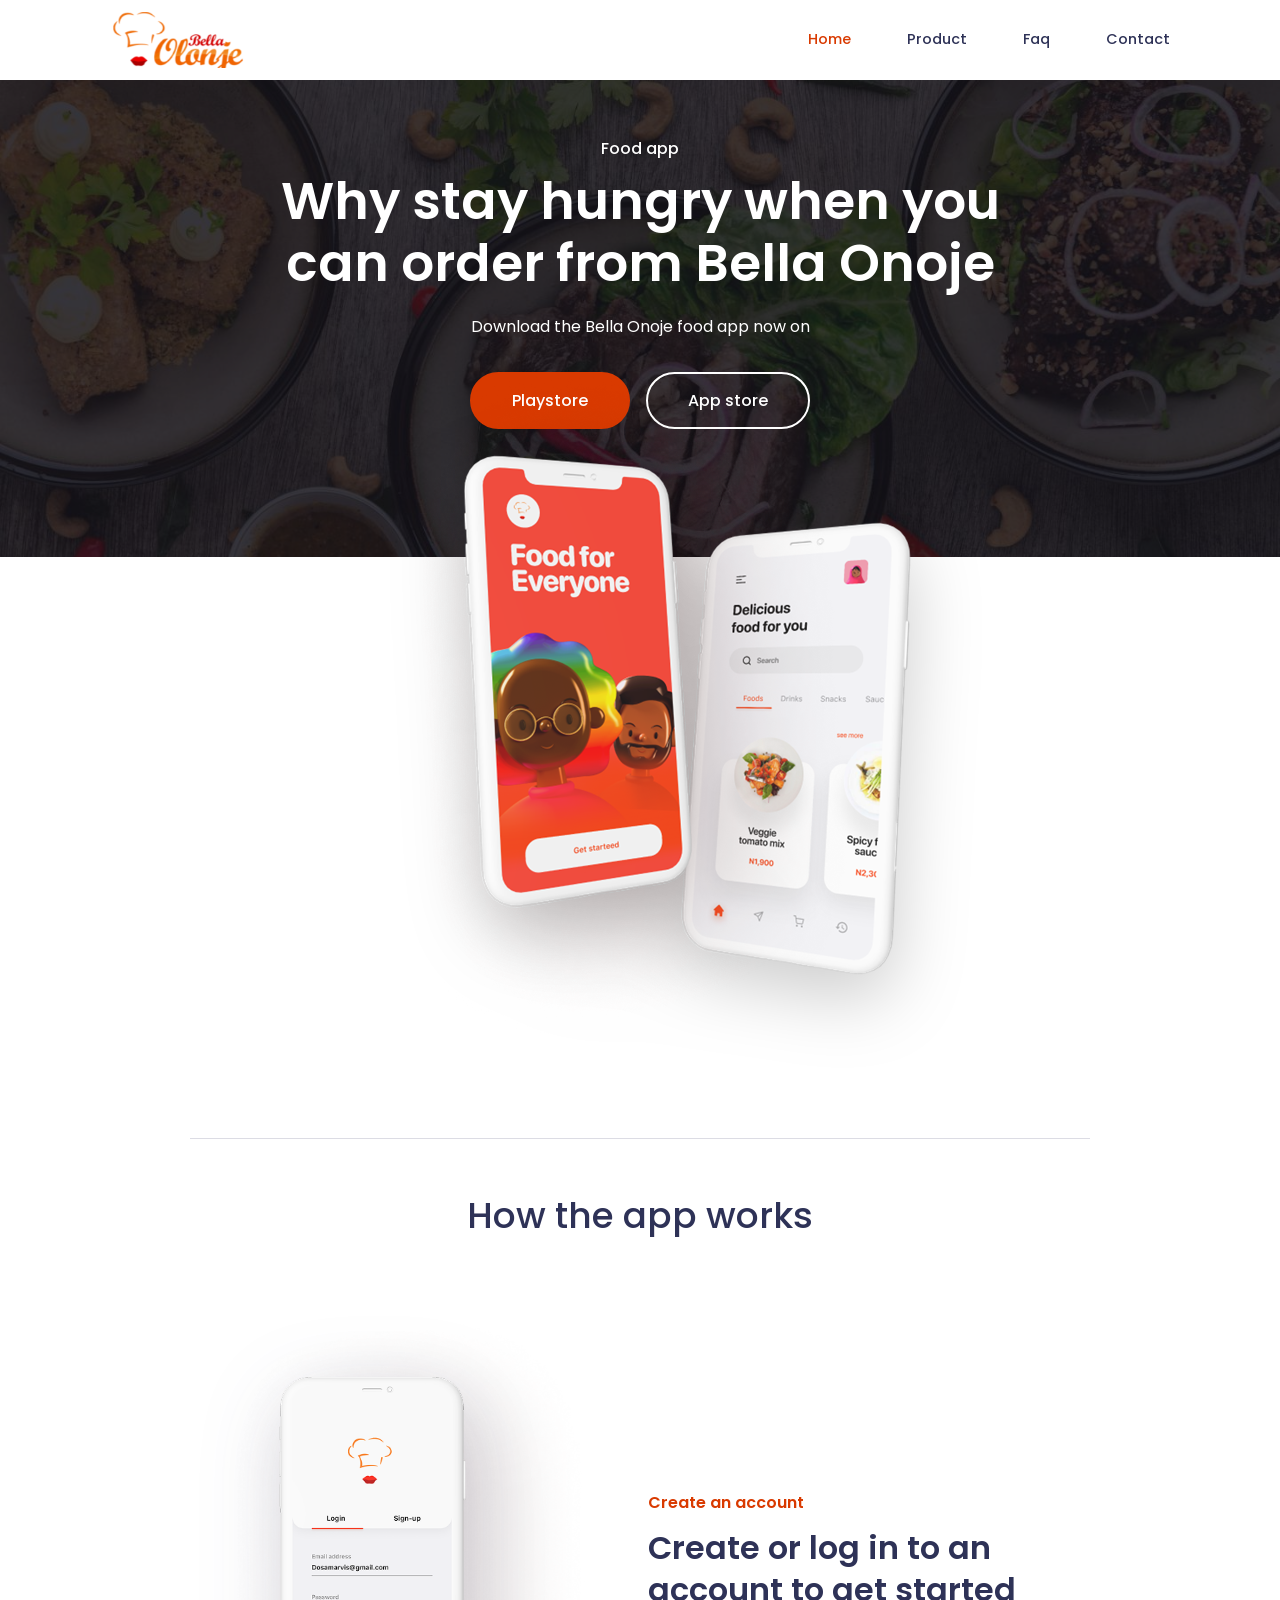
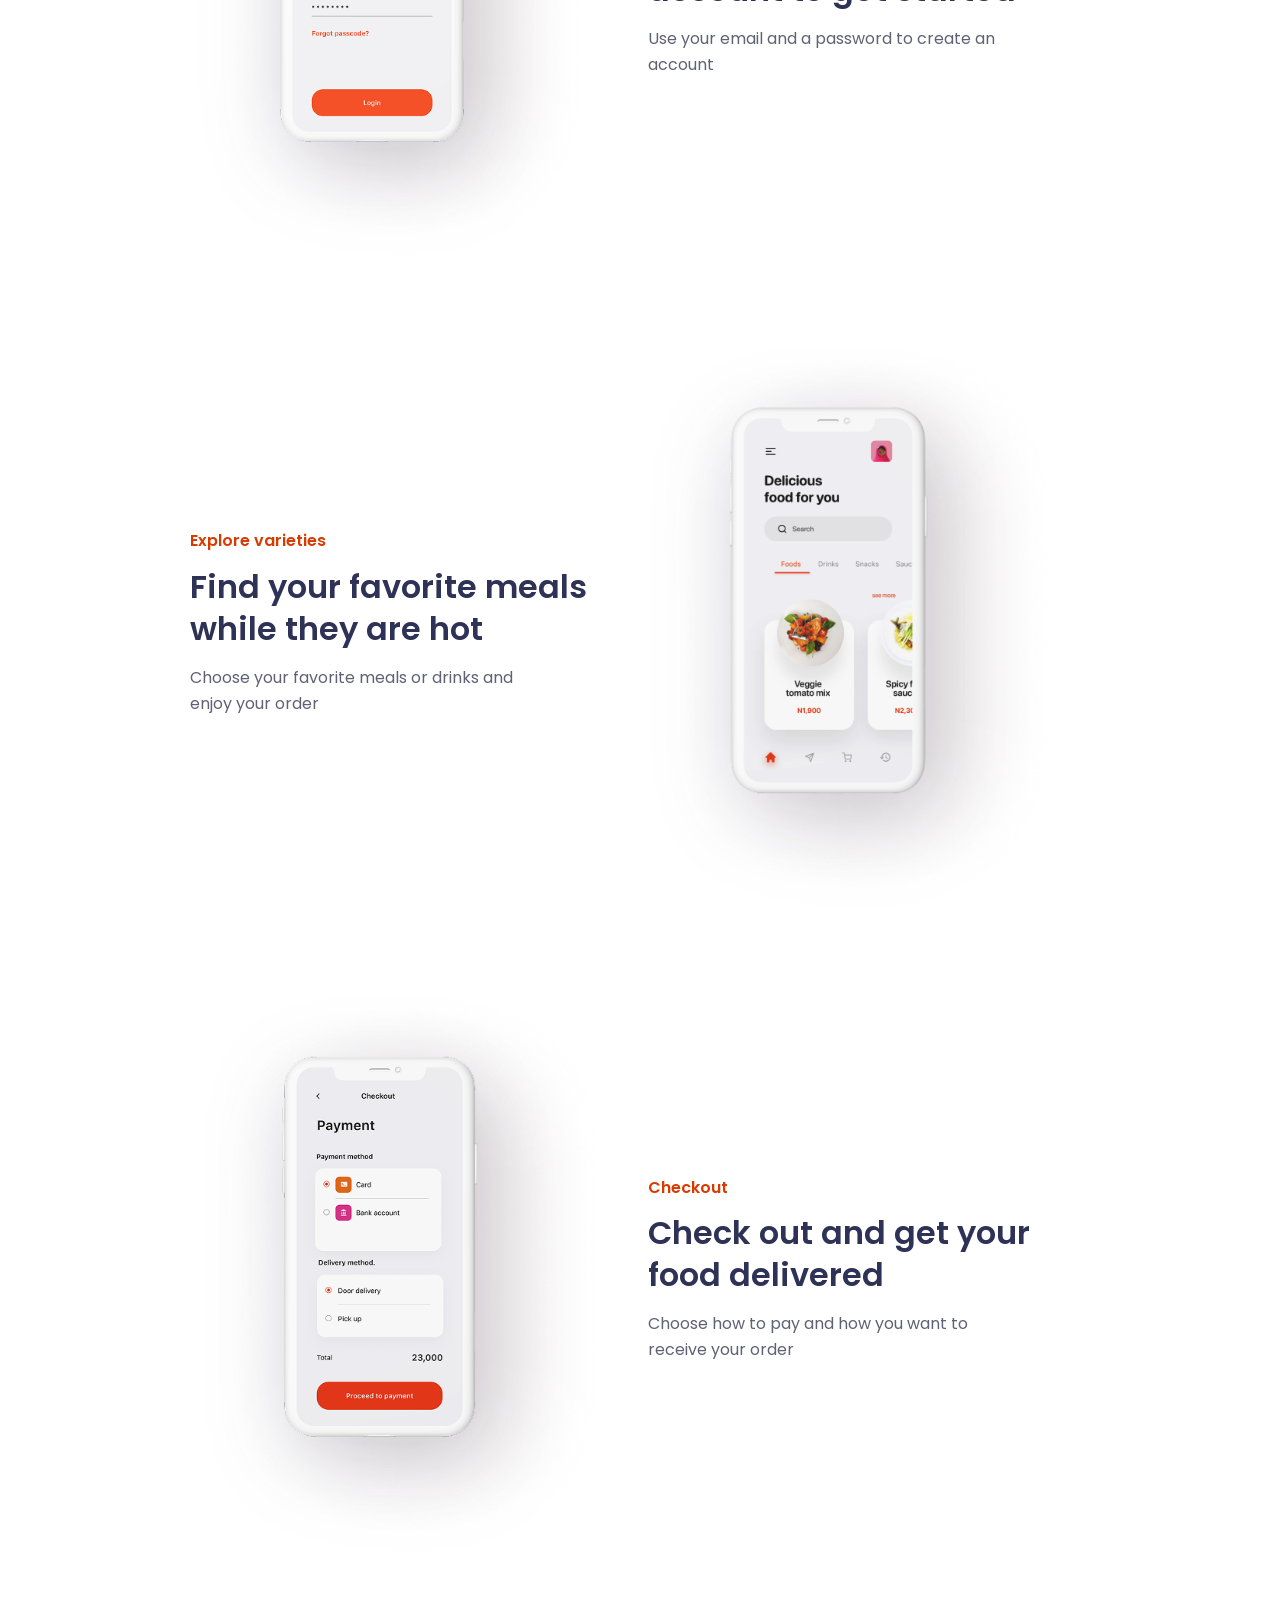
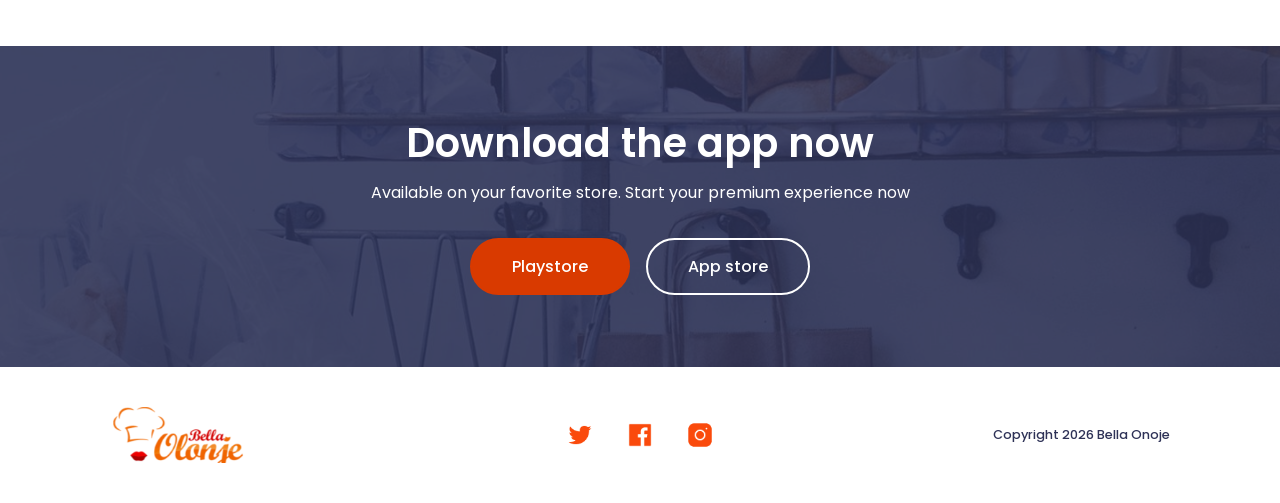
<file: index.html>
<!DOCTYPE html>
<!-- This tells screen readers which language to use -->
<html lang="en">
<head>
  <meta charset="UTF-8">
  <!-- This helps the page fit on phones and computers -->
  <meta name="viewport" content="width=device-width, initial-scale=1">
  <title>Bella Onoje | Order food from our app</title>
  <meta name="description" content="Download the Bella Onoje food app: explore your favourite meals, check out and get them delivered.">

  <!-- These lines load the Poppins font from Google -->
  <link rel="preconnect" href="https://fonts.googleapis.com">
  <link rel="preconnect" href="https://fonts.gstatic.com" crossorigin>
  <link href="https://fonts.googleapis.com/css2?family=Poppins:wght@400;500;600&display=swap" rel="stylesheet">

  <link rel="stylesheet" href="css/main.css">
</head>
<body>
  <!-- This link lets keyboard users skip to the main content -->
  <a class="skip-link" href="#main">Skip to main content</a>

  <!-- This is the top area with the logo and page links -->
  <header class="site-header">
    <div class="container site-header__inner">
      <a class="logo" href="index.html">
        <img src="images/responsive/mylogo-206.png"
             srcset="images/responsive/mylogo-103.png 103w, images/responsive/mylogo-206.png 206w"
             sizes="150px" alt="Bella Onoje home">
      </a>

      <!-- This checkbox opens and closes the menu on small screens -->
      <input class="menu-checkbox visually-hidden" type="checkbox" id="menu-toggle"
             aria-label="Menu" aria-controls="main-nav">
      <label class="menu-button" for="menu-toggle">
        <span class="menu-button__bar"></span>
        <span class="menu-button__bar"></span>
        <span class="menu-button__bar"></span>
      </label>

      <!-- The menu comes after the checkbox so the styles can show it -->
      <nav class="main-nav" id="main-nav" aria-label="Main">
        <ul>
          <li><a href="index.html" aria-current="page">Home</a></li>
          <li><a href="product.html">Product</a></li>
          <li><a href="contact.html#faq">Faq</a></li>
          <li><a href="contact.html">Contact</a></li>
        </ul>
      </nav>
    </div>
  </header>

  <!-- This is the main part of the page -->
  <main id="main">
    <section class="hero" aria-labelledby="hero-title">
      <!-- This photo fills the top part of the page -->
      <div class="hero__banner">
        <img class="hero__photo" src="images/responsive/hero1-960.jpg"
             srcset="images/responsive/hero1-480.jpg 480w, images/responsive/hero1-960.jpg 960w, images/responsive/hero1-1440.jpg 1440w"
             sizes="100vw" alt="">

        <div class="container hero__content">
          <p class="hero__eyebrow">Food app</p>
          <h1 id="hero-title">Why stay hungry when you can order from Bella Onoje</h1>
          <p class="hero__text">Download the Bella Onoje food app now on</p>

          <div class="hero__buttons">
            <a class="btn btn--primary" href="#">Playstore</a>
            <a class="btn btn--outline-light" href="#">App store</a>
          </div>
        </div>
      </div>

      <!-- This picture shows the food app on two phones -->
      <div class="container hero__phones">
        <img src="images/responsive/app-560.png"
             srcset="images/responsive/app-320.png 320w, images/responsive/app-560.png 560w"
             sizes="(max-width: 600px) 90vw, 560px"
             alt="Two phones showing the food app welcome screen and food menu">
      </div>
    </section>

    <!-- This section explains the main steps for using the app -->
    <section class="how" aria-labelledby="how-title">
      <div class="container">
        <div class="how__inner">
          <h2 class="how__title" id="how-title">How the app works</h2>

          <!-- These steps are listed in the order they happen -->
          <ol class="steps">
            <li class="step">
              <div class="step__text">
                <p class="step__label">Create an account</p>
                <h3>Create or log in to an account to get started</h3>
                <p>Use your email and a password to create an account</p>
              </div>
              <div class="step__image">
                <img src="images/responsive/screen1-602.png"
                     srcset="images/responsive/screen1-320.png 320w, images/responsive/screen1-602.png 602w"
                     sizes="(max-width: 767px) 90vw, 40vw" loading="lazy"
                     alt="Phone showing the app login screen with email and password fields">
              </div>
            </li>

            <li class="step">
              <div class="step__text">
                <p class="step__label">Explore varieties</p>
                <h3>Find your favorite meals while they are hot</h3>
                <p>Choose your favorite meals or drinks and enjoy your order</p>
              </div>
              <div class="step__image">
                <img src="images/responsive/screen2-569.png"
                     srcset="images/responsive/screen2-320.png 320w, images/responsive/screen2-569.png 569w"
                     sizes="(max-width: 767px) 90vw, 40vw" loading="lazy"
                     alt="Phone showing the food menu with a search bar and meal choices">
              </div>
            </li>

            <li class="step">
              <div class="step__text">
                <p class="step__label">Checkout</p>
                <h3>Check out and get your food delivered</h3>
                <p>Choose how to pay and how you want to receive your order</p>
              </div>
              <div class="step__image">
                <img src="images/responsive/screen3-578.png"
                     srcset="images/responsive/screen3-320.png 320w, images/responsive/screen3-578.png 578w"
                     sizes="(max-width: 767px) 90vw, 40vw" loading="lazy"
                     alt="Phone showing payment and delivery choices at checkout">
              </div>
            </li>
          </ol>
        </div>
      </div>
    </section>

    <!-- This band invites visitors to download the app -->
    <section class="cta" aria-labelledby="cta-title">
      <img class="cta__photo" src="images/responsive/hero2-960.jpg"
           srcset="images/responsive/hero2-480.jpg 480w, images/responsive/hero2-960.jpg 960w, images/responsive/hero2-1440.jpg 1440w"
           sizes="100vw" alt="" loading="lazy">

      <div class="container cta__content">
        <h2 id="cta-title">Download the app now</h2>
        <p>Available on your favorite store. Start your premium experience now</p>

        <div class="cta__buttons">
          <a class="btn btn--primary" href="#">Playstore</a>
          <a class="btn btn--outline-light" href="#">App store</a>
        </div>
      </div>
    </section>
  </main>

  <!-- This footer has the logo social links and copyright -->
  <footer class="site-footer">
    <div class="container site-footer__inner">
      <a class="logo" href="index.html">
        <img src="images/responsive/mylogo-206.png"
             srcset="images/responsive/mylogo-103.png 103w, images/responsive/mylogo-206.png 206w"
             sizes="150px" alt="Bella Onoje home">
      </a>

      <nav aria-label="Social media">
        <ul class="social">
          <li>
            <a href="#" aria-label="Bella Onoje on Twitter">
              <img src="images/responsive/twitter-41.png"
                   srcset="images/responsive/twitter-20.png 20w, images/responsive/twitter-41.png 41w"
                   sizes="28px" alt="">
            </a>
          </li>
          <li>
            <a href="#" aria-label="Bella Onoje on Facebook">
              <img src="images/responsive/fb-41.png"
                   srcset="images/responsive/fb-20.png 20w, images/responsive/fb-41.png 41w"
                   sizes="28px" alt="">
            </a>
          </li>
          <li>
            <a href="#" aria-label="Bella Onoje on Instagram">
              <img src="images/responsive/instagram-39.png"
                   srcset="images/responsive/instagram-20.png 20w, images/responsive/instagram-39.png 39w"
                   sizes="28px" alt="">
            </a>
          </li>
        </ul>
      </nav>

      <p class="copyright">Copyright 2026 Bella Onoje</p>
    </div>
  </footer>
</body>
</html>
</file>
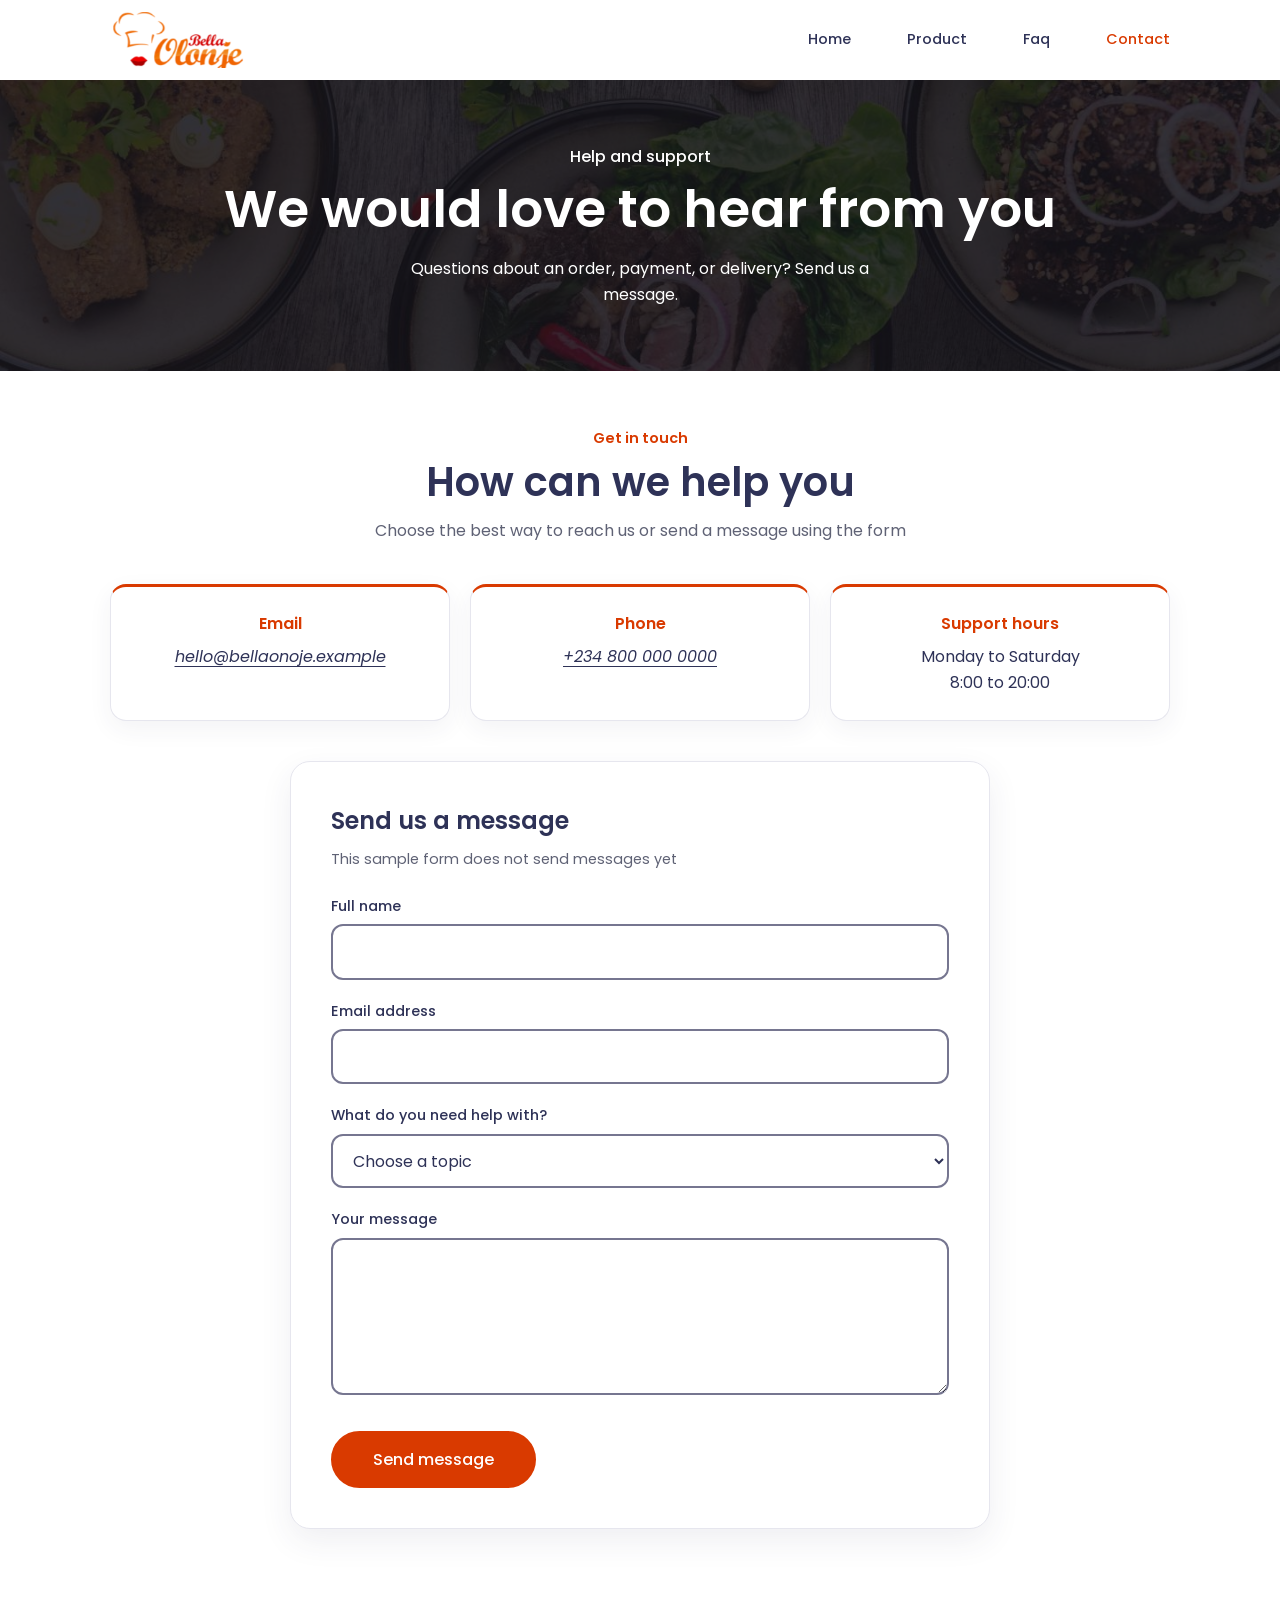
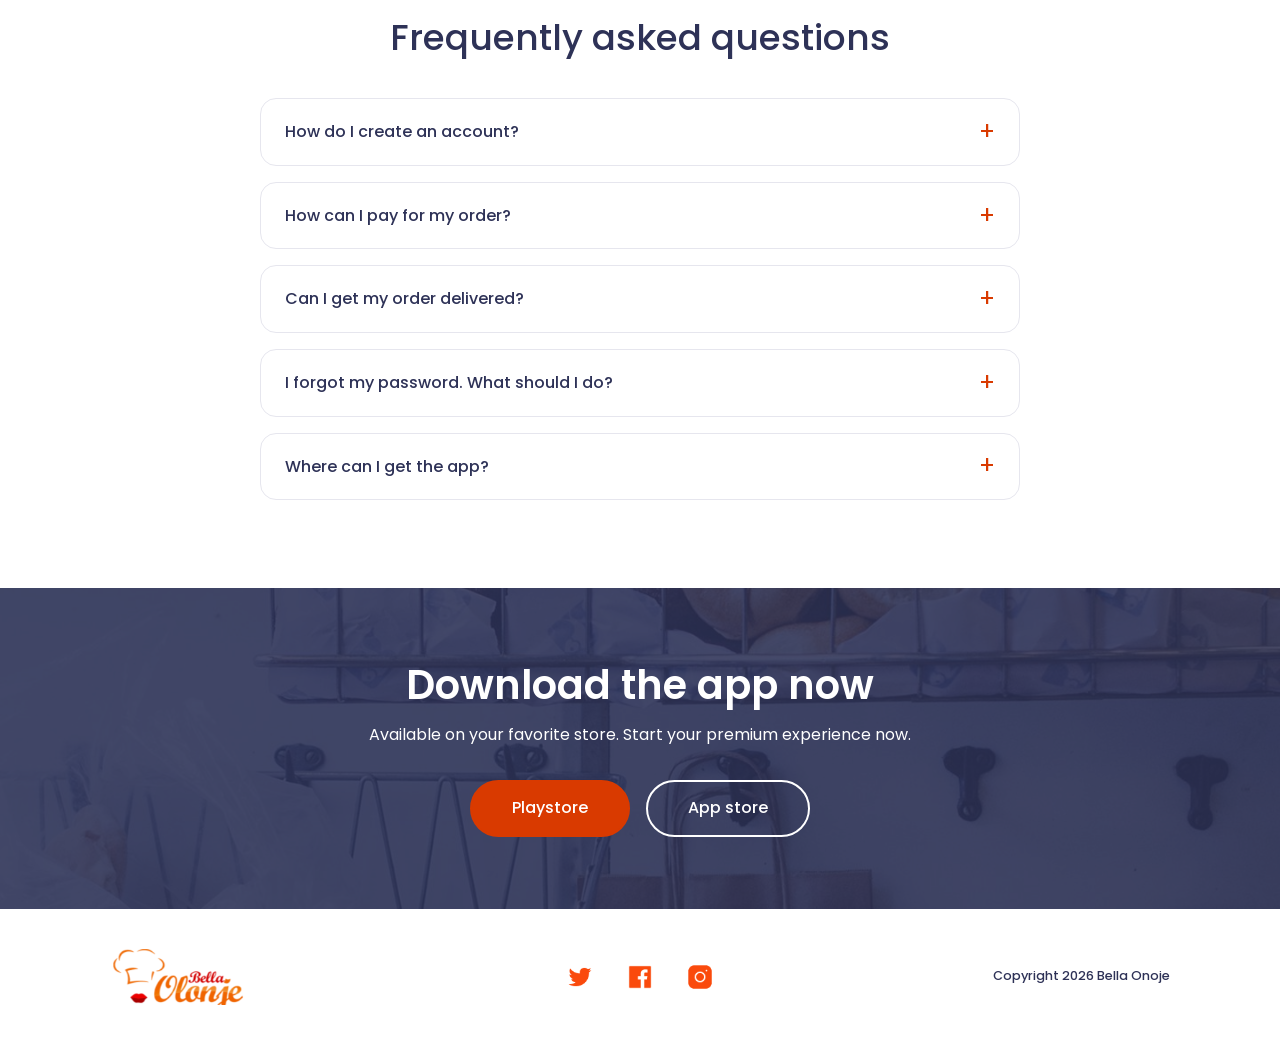
<file: contact.html>
<!DOCTYPE html>
<!-- This tells screen readers which language to use -->
<html lang="en">
<head>
  <meta charset="UTF-8">
  <!-- This helps the page fit on phones and computers -->
  <meta name="viewport" content="width=device-width, initial-scale=1">
  <title>Contact and FAQ | Bella Onoje</title>
  <meta name="description" content="Contact Bella Onoje or find answers about orders, payment, and delivery.">

  <!-- These lines load the Poppins font from Google -->
  <link rel="preconnect" href="https://fonts.googleapis.com">
  <link rel="preconnect" href="https://fonts.gstatic.com" crossorigin>
  <link href="https://fonts.googleapis.com/css2?family=Poppins:wght@400;500;600&display=swap" rel="stylesheet">

  <link rel="stylesheet" href="css/main.css">
</head>
<body>
  <!-- This link lets keyboard users skip to the main content -->
  <a class="skip-link" href="#main">Skip to main content</a>

  <!-- This shared header keeps the site navigation consistent -->
  <header class="site-header">
    <div class="container site-header__inner">
      <a class="logo" href="index.html">
        <img src="images/responsive/mylogo-206.png"
             srcset="images/responsive/mylogo-103.png 103w, images/responsive/mylogo-206.png 206w"
             sizes="150px" alt="Bella Onoje home">
      </a>

      <!-- This checkbox opens and closes the menu on small screens -->
      <input class="menu-checkbox visually-hidden" type="checkbox" id="menu-toggle"
             aria-label="Menu" aria-controls="main-nav">
      <label class="menu-button" for="menu-toggle">
        <span class="menu-button__bar"></span>
        <span class="menu-button__bar"></span>
        <span class="menu-button__bar"></span>
      </label>

      <!-- The menu comes after the checkbox so the styles can show it -->
      <nav class="main-nav" id="main-nav" aria-label="Main">
        <ul>
          <li><a href="index.html">Home</a></li>
          <li><a href="product.html">Product</a></li>
          <li><a href="contact.html#faq">Faq</a></li>
          <li><a href="contact.html" aria-current="page">Contact</a></li>
        </ul>
      </nav>
    </div>
  </header>

  <!-- This is the main part of the page -->
  <main id="main">
    <!-- This banner uses the style from the product page -->
    <section class="page-banner" aria-labelledby="page-title">
      <img class="page-banner__photo" src="images/responsive/hero1-960.jpg"
           srcset="images/responsive/hero1-480.jpg 480w, images/responsive/hero1-960.jpg 960w, images/responsive/hero1-1440.jpg 1440w"
           sizes="100vw" alt="">
      <div class="container page-banner__content">
        <p class="page-banner__eyebrow">Help and support</p>
        <h1 id="page-title">We would love to hear from you</h1>
        <p>Questions about an order, payment, or delivery? Send us a message.</p>
      </div>
    </section>

    <!-- This section has contact details and a message form -->
    <section class="contact" aria-labelledby="contact-title">
      <div class="container">
        <div class="contact__intro">
          <p class="contact__eyebrow">Get in touch</p>
          <h2 class="contact__title" id="contact-title">How can we help you</h2>
          <p>Choose the best way to reach us or send a message using the form</p>
        </div>

        <!-- These cards show ways to contact the team -->
        <div class="info-cards">
          <div class="info-card">
            <h3>Email</h3>
            <address><a href="mailto:hello@bellaonoje.example">hello@bellaonoje.example</a></address>
          </div>
          <div class="info-card">
            <h3>Phone</h3>
            <address><a href="tel:+2348000000000">+234 800 000 0000</a></address>
          </div>
          <div class="info-card">
            <h3>Support hours</h3>
            <p>Monday to Saturday<br>8:00 to 20:00</p>
          </div>
        </div>

        <!-- This sample form checks the required fields in the browser -->
        <form class="form" action="#" method="post">
          <h3>Send us a message</h3>
          <p class="form__note">This sample form does not send messages yet</p>

          <div class="field">
            <label for="name">Full name</label>
            <input type="text" id="name" name="name" autocomplete="name" required>
          </div>

          <div class="field">
            <label for="email">Email address</label>
            <input type="email" id="email" name="email" autocomplete="email" required>
          </div>

          <div class="field">
            <label for="topic">What do you need help with?</label>
            <select id="topic" name="topic" required>
              <option value="">Choose a topic</option>
              <option value="order">My order</option>
              <option value="payment">Payment</option>
              <option value="delivery">Delivery</option>
              <option value="app">A problem with the app</option>
              <option value="other">Something else</option>
            </select>
          </div>

          <div class="field">
            <label for="message">Your message</label>
            <textarea id="message" name="message" rows="5" required></textarea>
          </div>

          <button class="btn btn--primary" type="submit">Send message</button>
        </form>
      </div>
    </section>

    <!-- This section answers common questions -->
    <section class="faq" id="faq" aria-labelledby="faq-title">
      <div class="container">
        <h2 class="faq__title" id="faq-title">Frequently asked questions</h2>

        <div class="faq__list">
          <details class="faq__item">
            <summary>How do I create an account?</summary>
            <p class="faq__answer">Open the app and choose Sign up. Use your email and a password to create an account.</p>
          </details>

          <details class="faq__item">
            <summary>How can I pay for my order?</summary>
            <p class="faq__answer">At checkout, you can choose to pay by card or by bank account.</p>
          </details>

          <details class="faq__item">
            <summary>Can I get my order delivered?</summary>
            <p class="faq__answer">Yes. Choose door delivery at checkout, or choose pickup if you want to collect your meal.</p>
          </details>

          <details class="faq__item">
            <summary>I forgot my password. What should I do?</summary>
            <p class="faq__answer">Choose Forgot password on the login screen and follow the steps to set a new password.</p>
          </details>

          <details class="faq__item">
            <summary>Where can I get the app?</summary>
            <p class="faq__answer">The Bella Onoje app is available on the Play Store and the App Store.</p>
          </details>
        </div>
      </div>
    </section>

    <!-- This download section matches the other pages -->
    <section class="cta" aria-labelledby="cta-title">
      <img class="cta__photo" src="images/responsive/hero2-960.jpg"
           srcset="images/responsive/hero2-480.jpg 480w, images/responsive/hero2-960.jpg 960w, images/responsive/hero2-1440.jpg 1440w"
           sizes="100vw" alt="" loading="lazy">
      <div class="container cta__content">
        <h2 id="cta-title">Download the app now</h2>
        <p>Available on your favorite store. Start your premium experience now.</p>
        <div class="cta__buttons">
          <a class="btn btn--primary" href="#">Playstore</a>
          <a class="btn btn--outline-light" href="#">App store</a>
        </div>
      </div>
    </section>
  </main>

  <!-- This shared footer keeps the site links consistent -->
  <footer class="site-footer">
    <div class="container site-footer__inner">
      <a class="logo" href="index.html">
        <img src="images/responsive/mylogo-206.png"
             srcset="images/responsive/mylogo-103.png 103w, images/responsive/mylogo-206.png 206w"
             sizes="150px" alt="Bella Onoje home">
      </a>

      <nav aria-label="Social media">
        <ul class="social">
          <li><a href="#" aria-label="Bella Onoje on Twitter"><img src="images/responsive/twitter-41.png" srcset="images/responsive/twitter-20.png 20w, images/responsive/twitter-41.png 41w" sizes="28px" alt=""></a></li>
          <li><a href="#" aria-label="Bella Onoje on Facebook"><img src="images/responsive/fb-41.png" srcset="images/responsive/fb-20.png 20w, images/responsive/fb-41.png 41w" sizes="28px" alt=""></a></li>
          <li><a href="#" aria-label="Bella Onoje on Instagram"><img src="images/responsive/instagram-39.png" srcset="images/responsive/instagram-20.png 20w, images/responsive/instagram-39.png 39w" sizes="28px" alt=""></a></li>
        </ul>
      </nav>

      <p class="copyright">Copyright 2026 Bella Onoje</p>
    </div>
  </footer>
</body>
</html>
</file>
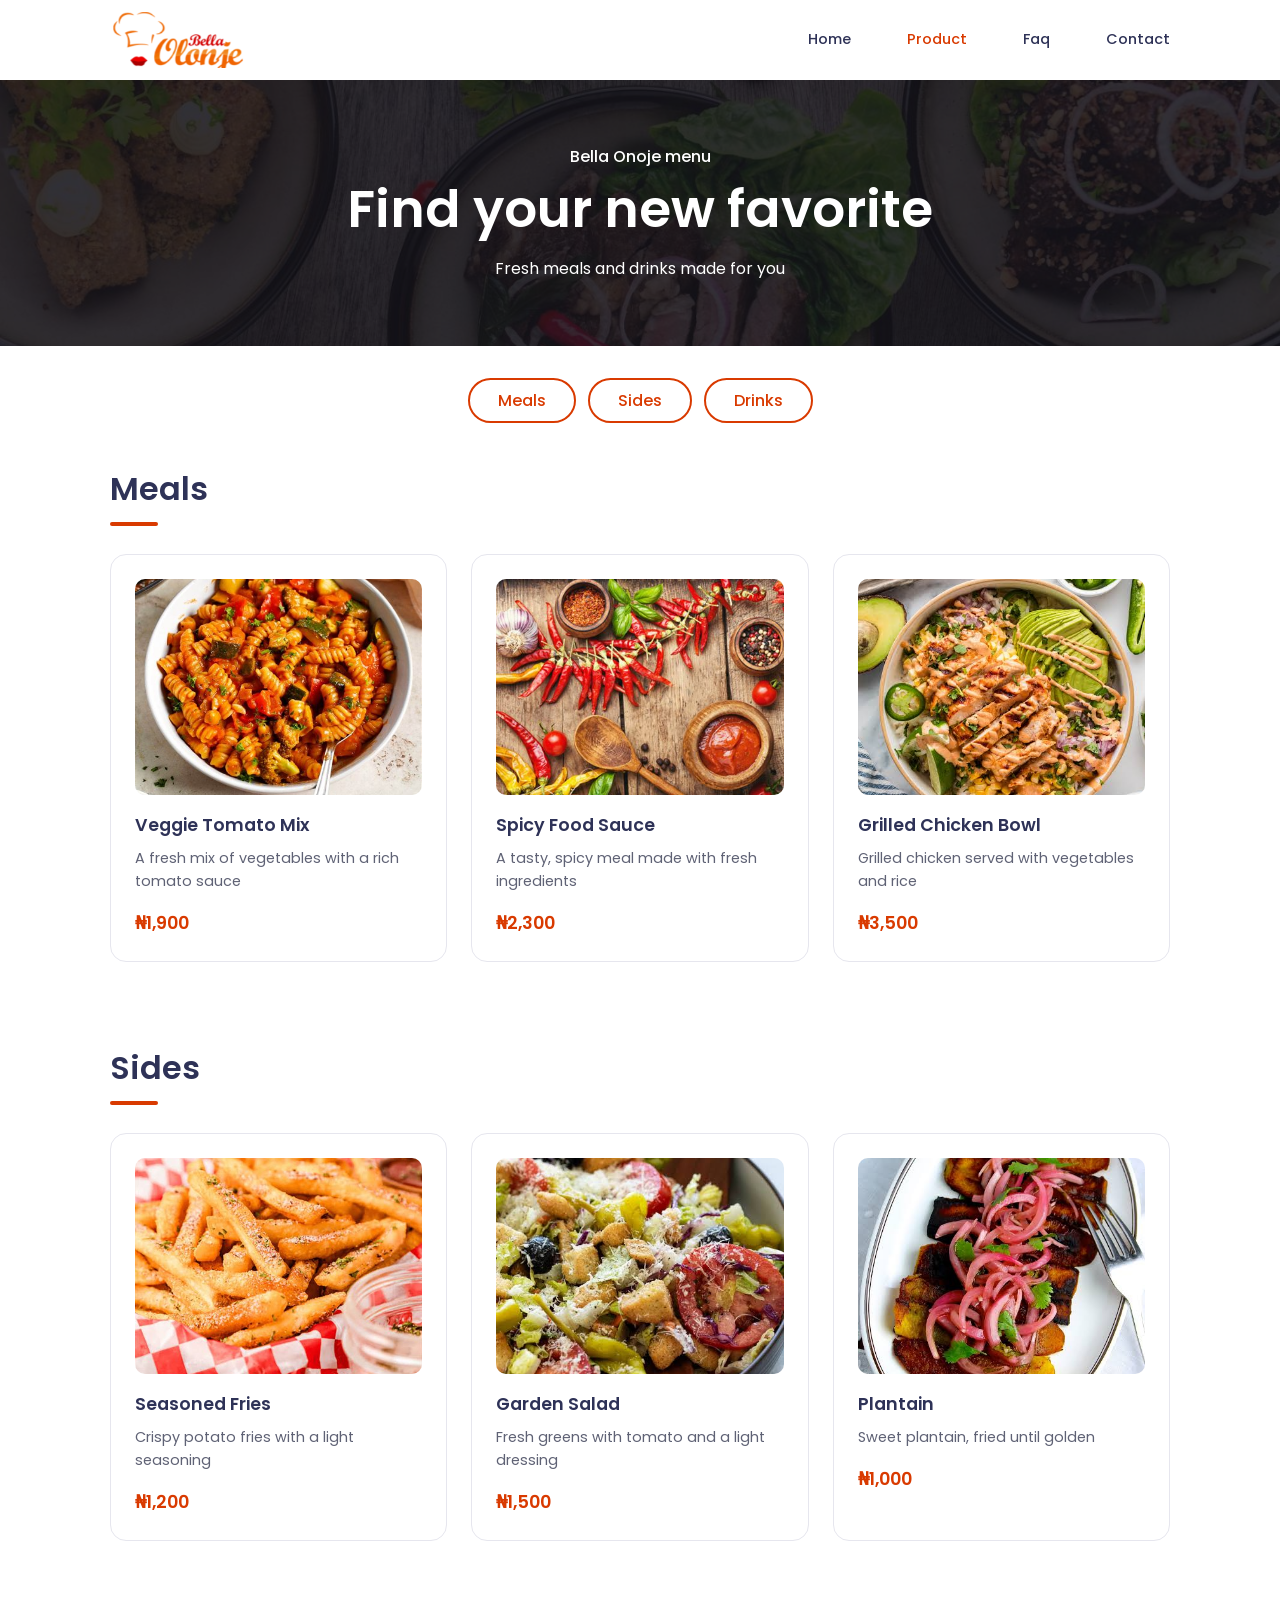
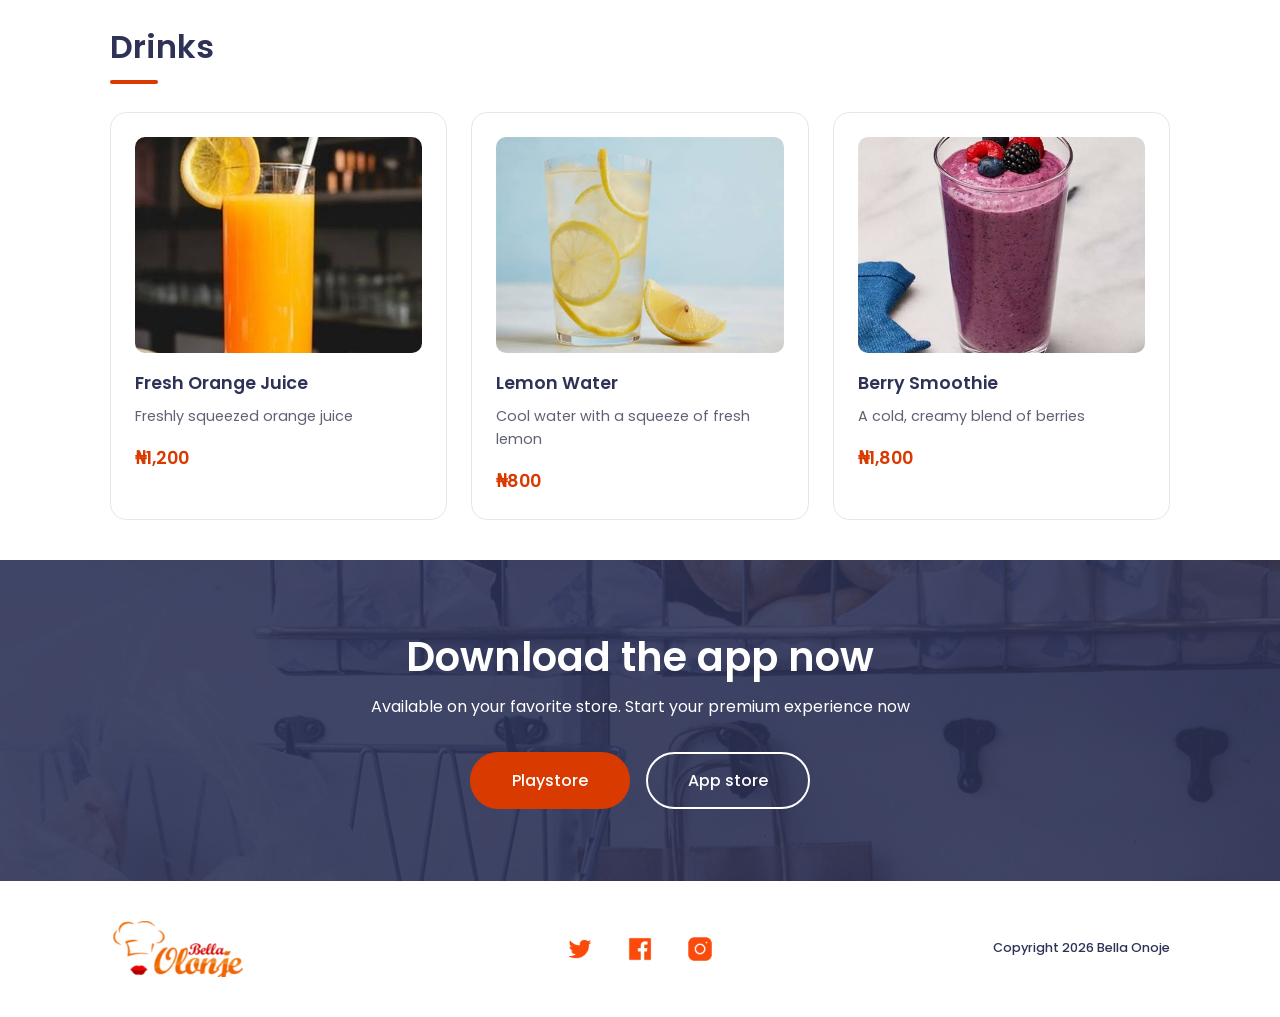
<file: product.html>
<!DOCTYPE html>
<!-- This tells screen readers which language to use -->
<html lang="en">
<head>
  <meta charset="UTF-8">
  <!-- This helps the page fit on phones and computers -->
  <meta name="viewport" content="width=device-width, initial-scale=1">
  <title>Our Menu | Bella Onoje</title>
  <meta name="description" content="Explore meals, sides, and drinks from Bella Onoje.">

  <!-- These lines load the Poppins font from Google -->
  <link rel="preconnect" href="https://fonts.googleapis.com">
  <link rel="preconnect" href="https://fonts.gstatic.com" crossorigin>
  <link href="https://fonts.googleapis.com/css2?family=Poppins:wght@400;500;600&display=swap" rel="stylesheet">

  <link rel="stylesheet" href="css/main.css">
</head>
<body>
  <!-- This link lets keyboard users skip to the main content -->
  <a class="skip-link" href="#main">Skip to main content</a>

  <!-- This header is the same one used on the home page -->
  <header class="site-header">
    <div class="container site-header__inner">
      <a class="logo" href="index.html">
        <img src="images/responsive/mylogo-206.png"
             srcset="images/responsive/mylogo-103.png 103w, images/responsive/mylogo-206.png 206w"
             sizes="150px" alt="Bella Onoje home">
      </a>

      <!-- This checkbox opens and closes the menu on small screens -->
      <input class="menu-checkbox visually-hidden" type="checkbox" id="menu-toggle"
             aria-label="Menu" aria-controls="main-nav">
      <label class="menu-button" for="menu-toggle">
        <span class="menu-button__bar"></span>
        <span class="menu-button__bar"></span>
        <span class="menu-button__bar"></span>
      </label>

      <!-- The menu comes after the checkbox so the styles can show it -->
      <nav class="main-nav" id="main-nav" aria-label="Main">
        <ul>
          <li><a href="index.html">Home</a></li>
          <li><a href="product.html" aria-current="page">Product</a></li>
          <li><a href="contact.html#faq">Faq</a></li>
          <li><a href="contact.html">Contact</a></li>
        </ul>
      </nav>
    </div>
  </header>

  <!-- This is the main part of the page -->
  <main id="main">
    <!-- This banner introduces the food menu -->
    <section class="page-banner" aria-labelledby="page-title">
      <img class="page-banner__photo" src="images/responsive/hero1-960.jpg"
           srcset="images/responsive/hero1-480.jpg 480w, images/responsive/hero1-960.jpg 960w, images/responsive/hero1-1440.jpg 1440w"
           sizes="100vw" alt="">
      <div class="container page-banner__content">
        <p class="page-banner__eyebrow">Bella Onoje menu</p>
        <h1 id="page-title">Find your new favorite</h1>
        <p>Fresh meals and drinks made for you</p>
      </div>
    </section>

    <!-- These links jump to each menu section -->
    <nav class="category-nav" aria-label="Food categories">
      <ul class="category-nav__list">
        <li><a href="#meals">Meals</a></li>
        <li><a href="#sides">Sides</a></li>
        <li><a href="#drinks">Drinks</a></li>
      </ul>
    </nav>

    <!-- These cards show meals with their names and prices -->
    <section class="menu-section container" id="meals" aria-labelledby="meals-title">
      <h2 id="meals-title">Meals</h2>
      <div class="menu-grid">
        <article class="dish">
          <img class="dish__image" src="images/food/Veggietomatomix.jpg"
               srcset="images/food/responsive/Veggietomatomix-240.jpg 240w, images/food/responsive/Veggietomatomix-480.jpg 480w, images/food/responsive/Veggietomatomix-640.jpg 640w, images/food/Veggietomatomix.jpg 1200w"
               sizes="(max-width: 600px) 80vw, (max-width: 1000px) 40vw, 30vw"
               alt="A bowl of pasta and vegetables in tomato sauce" loading="lazy">
          <h3>Veggie Tomato Mix</h3>
          <p class="dish__desc">A fresh mix of vegetables with a rich tomato sauce</p>
          <p class="dish__price">₦1,900</p>
        </article>
        <article class="dish">
          <img class="dish__image" src="images/food/Spicyfoodsauce.jpg"
               srcset="images/food/responsive/Spicyfoodsauce-240.jpg 240w, images/food/responsive/Spicyfoodsauce-480.jpg 480w, images/food/responsive/Spicyfoodsauce-640.jpg 640w, images/food/Spicyfoodsauce.jpg 750w"
               sizes="(max-width: 600px) 80vw, (max-width: 1000px) 40vw, 30vw"
               alt="Red peppers and spices beside a bowl of sauce" loading="lazy">
          <h3>Spicy Food Sauce</h3>
          <p class="dish__desc">A tasty, spicy meal made with fresh ingredients</p>
          <p class="dish__price">₦2,300</p>
        </article>
        <article class="dish">
          <img class="dish__image" src="images/food/Grilledchickenbowl.jpg"
               srcset="images/food/responsive/Grilledchickenbowl-240.jpg 240w, images/food/Grilledchickenbowl.jpg 452w"
               sizes="(max-width: 600px) 80vw, (max-width: 1000px) 40vw, 30vw"
               alt="A bowl with grilled chicken, rice, vegetables, and avocado" loading="lazy">
          <h3>Grilled Chicken Bowl</h3>
          <p class="dish__desc">Grilled chicken served with vegetables and rice</p>
          <p class="dish__price">₦3,500</p>
        </article>
      </div>
    </section>

    <section class="menu-section container" id="sides" aria-labelledby="sides-title">
      <h2 id="sides-title">Sides</h2>
      <div class="menu-grid">
        <article class="dish">
          <img class="dish__image" src="images/food/Seasonedfries.jpg"
               srcset="images/food/responsive/Seasonedfries-240.jpg 240w, images/food/responsive/Seasonedfries-480.jpg 480w, images/food/Seasonedfries.jpg 554w"
               sizes="(max-width: 600px) 80vw, (max-width: 1000px) 40vw, 30vw"
               alt="Golden seasoned potato fries" loading="lazy">
          <h3>Seasoned Fries</h3>
          <p class="dish__desc">Crispy potato fries with a light seasoning</p>
          <p class="dish__price">₦1,200</p>
        </article>
        <article class="dish">
          <img class="dish__image" src="images/food/Gardensalad.jpg"
               srcset="images/food/responsive/Gardensalad-240.jpg 240w, images/food/Gardensalad.jpg 452w"
               sizes="(max-width: 600px) 80vw, (max-width: 1000px) 40vw, 30vw"
               alt="A fresh salad with lettuce, tomatoes, and croutons" loading="lazy">
          <h3>Garden Salad</h3>
          <p class="dish__desc">Fresh greens with tomato and a light dressing</p>
          <p class="dish__price">₦1,500</p>
        </article>
        <article class="dish">
          <img class="dish__image" src="images/food/Friedplantain.jpg"
               srcset="images/food/responsive/Friedplantain-240.jpg 240w, images/food/Friedplantain.jpg 452w"
               sizes="(max-width: 600px) 80vw, (max-width: 1000px) 40vw, 30vw"
               alt="Fried plantain served on a plate" loading="lazy">
          <h3>Plantain</h3>
          <p class="dish__desc">Sweet plantain, fried until golden</p>
          <p class="dish__price">₦1,000</p>
        </article>
      </div>
    </section>

    <section class="menu-section container" id="drinks" aria-labelledby="drinks-title">
      <h2 id="drinks-title">Drinks</h2>
      <div class="menu-grid">
        <article class="dish">
          <img class="dish__image" src="images/food/Freshorangejuice.jpg"
               srcset="images/food/responsive/Freshorangejuice-240.jpg 240w, images/food/Freshorangejuice.jpg 333w"
               sizes="(max-width: 600px) 80vw, (max-width: 1000px) 40vw, 30vw"
               alt="A glass of fresh orange juice" loading="lazy">
          <h3>Fresh Orange Juice</h3>
          <p class="dish__desc">Freshly squeezed orange juice</p>
          <p class="dish__price">₦1,200</p>
        </article>
        <article class="dish">
          <img class="dish__image" src="images/food/Lemonwater.jpg"
               srcset="images/food/responsive/Lemonwater-240.jpg 240w, images/food/responsive/Lemonwater-480.jpg 480w, images/food/Lemonwater.jpg 640w"
               sizes="(max-width: 600px) 80vw, (max-width: 1000px) 40vw, 30vw"
               alt="A glass of lemon water with fresh lemon slices" loading="lazy">
          <h3>Lemon Water</h3>
          <p class="dish__desc">Cool water with a squeeze of fresh lemon</p>
          <p class="dish__price">₦800</p>
        </article>
        <article class="dish">
          <img class="dish__image" src="images/food/Berrysmoothie.jpg"
               srcset="images/food/responsive/Berrysmoothie-240.jpg 240w, images/food/responsive/Berrysmoothie-480.jpg 480w, images/food/Berrysmoothie.jpg 554w"
               sizes="(max-width: 600px) 80vw, (max-width: 1000px) 40vw, 30vw"
               alt="A berry smoothie topped with fresh berries" loading="lazy">
          <h3>Berry Smoothie</h3>
          <p class="dish__desc">A cold, creamy blend of berries</p>
          <p class="dish__price">₦1,800</p>
        </article>
      </div>
    </section>

    <!-- This download banner is the same one used on the home page -->
    <section class="cta" aria-labelledby="cta-title">
      <img class="cta__photo" src="images/responsive/hero2-960.jpg"
           srcset="images/responsive/hero2-480.jpg 480w, images/responsive/hero2-960.jpg 960w, images/responsive/hero2-1440.jpg 1440w"
           sizes="100vw" alt="" loading="lazy">
      <div class="container cta__content">
        <h2 id="cta-title">Download the app now</h2>
        <p>Available on your favorite store. Start your premium experience now</p>
        <div class="cta__buttons">
          <a class="btn btn--primary" href="#">Playstore</a>
          <a class="btn btn--outline-light" href="#">App store</a>
        </div>
      </div>
    </section>
  </main>

  <!-- This footer is the same one used on the home page -->
  <footer class="site-footer">
    <div class="container site-footer__inner">
      <a class="logo" href="index.html">
        <img src="images/responsive/mylogo-206.png"
             srcset="images/responsive/mylogo-103.png 103w, images/responsive/mylogo-206.png 206w"
             sizes="150px" alt="Bella Onoje home">
      </a>

      <nav aria-label="Social media">
        <ul class="social">
          <li><a href="#" aria-label="Bella Onoje on Twitter"><img src="images/responsive/twitter-41.png" srcset="images/responsive/twitter-20.png 20w, images/responsive/twitter-41.png 41w" sizes="28px" alt=""></a></li>
          <li><a href="#" aria-label="Bella Onoje on Facebook"><img src="images/responsive/fb-41.png" srcset="images/responsive/fb-20.png 20w, images/responsive/fb-41.png 41w" sizes="28px" alt=""></a></li>
          <li><a href="#" aria-label="Bella Onoje on Instagram"><img src="images/responsive/instagram-39.png" srcset="images/responsive/instagram-20.png 20w, images/responsive/instagram-39.png 39w" sizes="28px" alt=""></a></li>
        </ul>
      </nav>

      <p class="copyright">Copyright 2026 Bella Onoje</p>
    </div>
  </footer>
</body>
</html>
</file>
<file: css/main.css>
/* These colors and fonts are used in many places on the page */
:root {
  /* This orange is easy to read on a white background */
  --color-primary: #d93a00;
  --color-primary-dark: #b53000;
  --color-navy: #2e3257;
  --color-text: #2e3257;
  --color-text-muted: #5f6275;
  --color-white: #ffffff;
  --font-main: "Poppins", Arial, sans-serif;
}

/* This makes padding count as part of an element width */
*,
*::before,
*::after {
  box-sizing: border-box;
}

body {
  margin: 0;
  font-family: var(--font-main);
  line-height: 1.6;
  color: var(--color-text);
}

/* This keeps pictures inside their parent element */
img {
  max-width: 100%;
  height: auto;
}

/* This link appears when a keyboard user selects it */
.skip-link {
  position: absolute;
  top: -100px;
  left: 16px;
  z-index: 10;
  padding: 0.75rem 1.25rem;
  background: var(--color-navy);
  color: var(--color-white);
}

.skip-link:focus {
  top: 16px;
}

/* This outline shows keyboard users which item is selected */
:focus-visible {
  outline: 3px solid var(--color-navy);
  outline-offset: 3px;
}

/* This hides an item but keeps it available to keyboards and screen readers */
.visually-hidden {
  position: absolute;
  width: 1px;
  height: 1px;
  margin: -1px;
  padding: 0;
  overflow: hidden;
  clip: rect(0, 0, 0, 0);
  white-space: nowrap;
  border: 0;
}

/* This keeps content in the middle and away from the screen edges */
.container {
  width: 100%;
  max-width: 1100px;
  margin-inline: auto;
  padding-inline: 1.25rem;
}

/* This holds the logo and menu in one row */
.site-header__inner {
  position: relative;
  display: flex;
  flex-wrap: wrap;
  align-items: center;
  justify-content: space-between;
  padding-block: 0.75rem;
}

.logo img {
  display: block;
  width: auto;
  height: 3.5rem;
}

/* This makes the three lines for the small screen menu */
.menu-button {
  display: flex;
  flex-direction: column;
  gap: 5px;
  padding: 0.75rem 0.5rem;
  cursor: pointer;
}

.menu-button__bar {
  display: block;
  width: 24px;
  height: 2px;
  background: var(--color-navy);
}

/* This shows the menu button when it has keyboard focus */
.menu-checkbox:focus-visible + .menu-button {
  outline: 3px solid var(--color-navy);
  outline-offset: 3px;
}

/* This menu is hidden until a visitor opens it */
.main-nav {
  display: none;
  flex-basis: 100%;
}

.menu-checkbox:checked ~ .main-nav {
  display: block;
}

.main-nav ul {
  display: flex;
  flex-direction: column;
  margin: 0;
  padding: 0;
  list-style: none;
}

.main-nav a {
  display: block;
  padding: 0.75rem 0;
  font-size: 0.9rem;
  font-weight: 500;
  color: var(--color-navy);
  text-decoration: none;
  border-top: 1px solid #e6e6ee;
}

.main-nav a:hover,
.main-nav a[aria-current="page"] {
  color: var(--color-primary);
}

/* This makes the buttons easy to tap and gives them rounded edges */
.btn {
  display: inline-block;
  padding: 0.85rem 2.5rem;
  font: inherit;
  font-weight: 500;
  text-align: center;
  text-decoration: none;
  border: 2px solid transparent;
  border-radius: 999px;
  transition: background-color 0.25s ease, color 0.25s ease,
    border-color 0.25s ease, transform 0.25s ease;
}

.btn:hover {
  transform: translateY(-3px);
}

.btn--primary {
  color: var(--color-white);
  background: var(--color-primary);
  border-color: var(--color-primary);
}

.btn--primary:hover {
  background: var(--color-primary-dark);
  border-color: var(--color-primary-dark);
}

.btn--outline-light {
  color: var(--color-white);
  background: transparent;
  border-color: var(--color-white);
}

.btn--outline-light:hover {
  color: var(--color-navy);
  background: var(--color-white);
}

/* This makes the photo fill the banner behind the text */
.hero__banner {
  position: relative;
  padding: 3.5rem 0 8rem;
  color: var(--color-white);
  text-align: center;
}

.hero__photo {
  position: absolute;
  inset: 0;
  z-index: 0;
  width: 100%;
  height: 100%;
  object-fit: cover;
}

/* This dark layer helps the white words stand out on the photo */
.hero__banner::after {
  content: "";
  position: absolute;
  inset: 0;
  z-index: 1;
  background: rgba(20, 20, 30, 0.6);
}

.hero__content {
  position: relative;
  z-index: 2;
  animation: fade-up 0.9s ease-out both;
}

.hero__eyebrow {
  margin: 0 0 0.5rem;
  font-weight: 500;
}

.hero__content h1 {
  max-width: 780px;
  margin: 0 auto 1.25rem;
  font-size: clamp(1.75rem, 5vw, 3.25rem);
  font-weight: 600;
  line-height: 1.2;
}

.hero__text {
  margin: 0 0 2rem;
}

/* This stacks the buttons on small screens */
.hero__buttons {
  display: flex;
  flex-direction: column;
  gap: 1rem;
  max-width: 320px;
  margin-inline: auto;
}

.hero__phones {
  position: relative;
  z-index: 3;
  margin-top: -10rem;
  text-align: center;
}

.hero__phones img {
  display: inline-block;
  width: 100%;
  max-width: 560px;
  filter: drop-shadow(0 25px 35px rgba(0, 0, 0, 0.2));
  animation: float 5s ease-in-out infinite;
}

/* This section shows visitors how to use the app */
.how {
  padding-block: 3rem 4rem;
}

.how__inner {
  max-width: 900px;
  margin-inline: auto;
  padding-top: 3rem;
  border-top: 1px solid #dcdce4;
}

.how__title {
  margin: 0 0 2rem;
  font-size: clamp(1.5rem, 4vw, 2.25rem);
  font-weight: 500;
  text-align: center;
}

/* This removes the list numbers because the pictures show the order */
.steps {
  display: grid;
  gap: 0.5rem;
  margin: 0;
  padding: 0;
  list-style: none;
}

/* On small screens the text appears above each phone picture */
.step {
  display: grid;
  gap: 1rem;
  align-items: center;
  text-align: center;
}

.step__label {
  margin: 0 0 0.75rem;
  font-weight: 600;
  color: var(--color-primary);
}

.step__text h3 {
  margin: 0 0 1rem;
  font-size: clamp(1.5rem, 3.5vw, 2rem);
  font-weight: 600;
  line-height: 1.3;
}

.step__text p:last-child {
  max-width: 350px;
  margin: 0 auto;
  color: var(--color-text-muted);
}

.step__image {
  text-align: center;
}

.step__image img {
  display: inline-block;
 
  filter: drop-shadow(0 20px 40px rgba(46, 50, 87, 0.15));
  transition: transform 0.4s ease;
}

.step:hover .step__image img {
  transform: translateY(-8px);
}

/* This band shows visitors where to get the app */
.cta {
  position: relative;
  padding-block: 4.5rem;
  color: var(--color-white);
  text-align: center;
  background: var(--color-navy);
}

.cta__photo {
  position: absolute;
  inset: 0;
  z-index: 0;
  width: 100%;
  height: 100%;
  object-fit: cover;
}

/* This dark layer keeps the white words easy to read */
.cta::after {
  content: "";
  position: absolute;
  inset: 0;
  z-index: 1;
  background: rgba(46, 50, 87, 0.8);
}

.cta__content {
  position: relative;
  z-index: 2;
}

.cta h2 {
  margin: 0 0 0.75rem;
  font-size: clamp(1.75rem, 5vw, 2.5rem);
  font-weight: 600;
  line-height: 1.25;
}

.cta p {
  max-width: 560px;
  margin: 0 auto 2rem;
}

.cta__buttons {
  display: flex;
  flex-direction: column;
  gap: 1rem;
  max-width: 320px;
  margin-inline: auto;
}

.cta :focus-visible {
  outline-color: var(--color-white);
}

/* This keeps the footer items together on small screens */
.site-footer {
  padding-block: 2.5rem;
}

.site-footer__inner {
  display: grid;
  gap: 1.5rem;
  justify-items: center;
  text-align: center;
}

.social {
  display: flex;
  gap: 1.5rem;
  margin: 0;
  padding: 0;
  list-style: none;
}

.social a {
  display: block;
  padding: 0.25rem;
  transition: transform 0.2s ease;
}

.social a:hover {
  transform: translateY(-3px);
}

.social img {
  display: block;
  width: 28px;
  height: 28px;
}

.copyright {
  margin: 0;
  font-size: 0.8rem;
  font-weight: 500;
}

/* This lets the text move into place when the page loads */
@keyframes fade-up {
  from {
    opacity: 0;
    transform: translateY(30px);
  }
  to {
    opacity: 1;
    transform: translateY(0);
  }
}

/* This makes the phone picture gently move up and down */
@keyframes float {
  0%, 100% {
    transform: translateY(0);
  }
  50% {
    transform: translateY(-14px);
  }
}

@media (min-width: 600px) {
  .hero__buttons {
    flex-direction: row;
    justify-content: center;
    max-width: none;
  }

  .cta__buttons {
    flex-direction: row;
    justify-content: center;
    max-width: none;
  }
}

/* This puts the links in one row on wide screens */
@media (min-width: 768px) {
  .menu-checkbox,
  .menu-button {
    display: none;
  }

  /* Wide screens show the text and phone next to each other */
  .step {
    grid-template-columns: 1fr 1fr;
 
    text-align: left;
  }

  .step:nth-child(odd) .step__image {
    order: -1;
  }

  .step__text p:last-child {
    margin: 0;
  }

  .site-footer__inner {
    grid-template-columns: 1fr auto 1fr;
    justify-items: stretch;
    align-items: center;
  }

  .site-footer .logo {
    justify-self: start;
  }

  .site-footer .copyright {
    text-align: right;
  }

  .hero__phones {
    margin-top: -15rem;
  }

  .main-nav {
    display: block;
    flex-basis: auto;
  }

  .main-nav ul {
    flex-direction: row;
    gap: 3.5rem;
  }

  .main-nav a {
    padding: 0.5rem 0;
    border-top: 0;
  }
}

/* This is a shorter banner for the product page */
.page-banner {
  position: relative;
  padding-block: 4rem;
  color: var(--color-white);
  text-align: center;
  background: var(--color-navy);
}

.page-banner__photo {
  position: absolute;
  inset: 0;
  z-index: 0;
  width: 100%;
  height: 100%;
  object-fit: cover;
}

/* This dark layer helps the white words stand out */
.page-banner::after {
  content: "";
  position: absolute;
  inset: 0;
  z-index: 1;
  background: rgba(20, 20, 30, 0.65);
}

.page-banner__content {
  position: relative;
  z-index: 2;
  animation: fade-up 0.9s ease-out both;
}

.page-banner__eyebrow {
  margin: 0 0 0.5rem;
  font-weight: 500;
}

.page-banner h1 {
  margin: 0 0 1rem;
  font-size: clamp(2rem, 6vw, 3.25rem);
  font-weight: 600;
  line-height: 1.2;
}

.page-banner__content p:last-child {
  max-width: 480px;
  margin: 0 auto;
}

/* These links jump to food sections on the page */
.category-nav {
  padding-top: 2rem;
}

.category-nav__list {
  display: flex;
  flex-wrap: wrap;
  justify-content: center;
  gap: 0.75rem;
  margin-block: 0;
  padding: 0;
  list-style: none;
}

.category-nav a {
  display: inline-block;
  padding: 0.5rem 1.75rem;
  font-weight: 500;
  color: var(--color-primary);
  text-decoration: none;
  border: 2px solid var(--color-primary);
  border-radius: 999px;
  transition: background-color 0.25s ease, color 0.25s ease;
}

.category-nav a:hover {
  color: var(--color-white);
  background: var(--color-primary);
}

/* This adds space around each food category */
.menu-section {
  padding-block: 2.5rem;
}

.menu-section h2 {
  margin: 0 0 1.75rem;
  font-size: clamp(1.5rem, 4vw, 2rem);
  font-weight: 600;
}

.menu-section h2::after {
  content: "";
  display: block;
  width: 48px;
  height: 4px;
  margin-top: 0.5rem;
  background: var(--color-primary);
  border-radius: 999px;
}

/* This grid fits as many food cards as the screen allows */
.menu-grid {
  display: grid;
  grid-template-columns: repeat(auto-fit, minmax(240px, 1fr));
  gap: 1.5rem;
}

.dish {
  padding: 1.5rem;
  background: var(--color-white);
  border: 1px solid #e6e6ee;
  border-radius: 16px;
  transition: transform 0.3s ease, box-shadow 0.3s ease;
}

.dish__image {
  display: block;
  width: 100%;
  aspect-ratio: 4 / 3;
  margin-bottom: 1rem;
  object-fit: cover;
  border-radius: 10px;
}

.dish:hover {
  transform: translateY(-6px);
  box-shadow: 0 18px 40px rgba(46, 50, 87, 0.12);
}

.dish h3 {
  margin: 0 0 0.5rem;
  font-size: 1.1rem;
  font-weight: 600;
}

.dish__desc {
  margin: 0 0 1rem;
  font-size: 0.9rem;
  color: var(--color-text-muted);
}

.dish__price {
  margin: 0;
  font-size: 1.1rem;
  font-weight: 600;
  color: var(--color-primary);
}

/* This section holds the contact details and message form */
.contact {
  padding-block: 3.5rem 2rem;
}

.contact__intro {
  max-width: 620px;
  margin: 0 auto 2.5rem;
  text-align: center;
}

.contact__eyebrow {
  margin: 0 0 0.5rem;
  font-size: 0.9rem;
  font-weight: 600;
  color: var(--color-primary);
}

.contact__title {
  margin: 0 0 0.75rem;
  font-size: clamp(1.75rem, 4vw, 2.5rem);
  font-weight: 600;
  line-height: 1.2;
}

.contact__intro > p:last-child {
  margin: 0;
  color: var(--color-text-muted);
}

.info-cards {
  display: grid;
  grid-template-columns: repeat(auto-fit, minmax(220px, 1fr));
  gap: 1.25rem;
  margin: 0 0 2.5rem;
  font-style: normal;
}

.info-card {
  padding: 1.5rem 1rem;
  text-align: center;
  background: var(--color-white);
  border: 1px solid #e6e6ee;
  border-top: 3px solid var(--color-primary);
  border-radius: 16px;
  box-shadow: 0 8px 24px rgba(46, 50, 87, 0.06);
}

.info-card h3 {
  margin: 0 0 0.5rem;
  font-size: 1rem;
  font-weight: 600;
  color: var(--color-primary);
}

.info-card p {
  margin: 0;
}

.info-card a {
  color: inherit;
  text-underline-offset: 4px;
}

.info-card a:hover {
  color: var(--color-primary-dark);
}

/* This form sits in the middle of the page */
.form {
  max-width: 700px;
  margin-inline: auto;
  padding: 2rem;
  background: var(--color-white);
  border: 1px solid #e6e6ee;
  border-radius: 20px;
  box-shadow: 0 12px 32px rgba(46, 50, 87, 0.08);
}

.form h3 {
  margin: 0 0 0.5rem;
  font-size: 1.5rem;
  font-weight: 600;
}

.form__note {
  margin: 0 0 1.5rem;
  font-size: 0.9rem;
  color: var(--color-text-muted);
}

.field {
  margin-bottom: 1.25rem;
}

.field label {
  display: block;
  margin-bottom: 0.4rem;
  font-size: 0.9rem;
  font-weight: 500;
}

.field input,
.field select,
.field textarea {
  width: 100%;
  padding: 0.8rem 1rem;
  font: inherit;
  color: var(--color-text);
  background: var(--color-white);
  border: 2px solid #767690;
  border-radius: 12px;
  transition: border-color 0.2s ease, box-shadow 0.2s ease;
}

.field textarea {
  border-radius: 12px;
  resize: vertical;
}

.field input:focus,
.field select:focus,
.field textarea:focus {
  border-color: var(--color-primary);
  box-shadow: 0 0 0 4px rgba(217, 58, 0, 0.15);
}

.form .btn {
  margin-top: 0.5rem;
  cursor: pointer;
}

/* This styles the questions that open when clicked */
.faq {
  padding-block: 3rem 4.5rem;
}

.faq__title {
  margin: 0 0 2rem;
  font-size: clamp(1.5rem, 4vw, 2.25rem);
  font-weight: 500;
  text-align: center;
}

.faq__list {
  max-width: 760px;
  margin-inline: auto;
}

.faq__item {
  margin-bottom: 1rem;
  background: var(--color-white);
  border: 1px solid #e6e6ee;
  border-radius: 16px;
  transition: border-color 0.25s ease, box-shadow 0.25s ease;
}

.faq__item summary {
  position: relative;
  padding: 1.25rem 3.5rem 1.25rem 1.5rem;
  font-weight: 500;
  cursor: pointer;
  list-style: none;
}

.faq__item summary::-webkit-details-marker {
  display: none;
}

.faq__item summary::after {
  content: "+";
  position: absolute;
  top: 50%;
  right: 1.5rem;
  transform: translateY(-50%);
  font-size: 1.5rem;
  font-weight: 400;
  color: var(--color-primary);
}

.faq__item[open] {
  border-color: var(--color-primary);
  box-shadow: 0 10px 30px rgba(46, 50, 87, 0.08);
}

.faq__item[open] summary::after {
  content: "\2212";
}

.faq__answer {
  margin: 0;
  padding: 0 1.5rem 1.25rem;
  color: var(--color-text-muted);
}

@keyframes reveal {
  from {
    opacity: 0;
    transform: translateY(-8px);
  }
  to {
    opacity: 1;
    transform: translateY(0);
  }
}

.faq__item[open] .faq__answer {
  animation: reveal 0.35s ease-out;
}

@media (min-width: 768px) {
  .form {
    padding: 2.5rem;
  }
}

/* This turns off movement for people who prefer less animation */
@media (prefers-reduced-motion: reduce) {
  *,
  *::before,
  *::after {
    animation: none !important;
    transition: none !important;
  }
}
</file>
